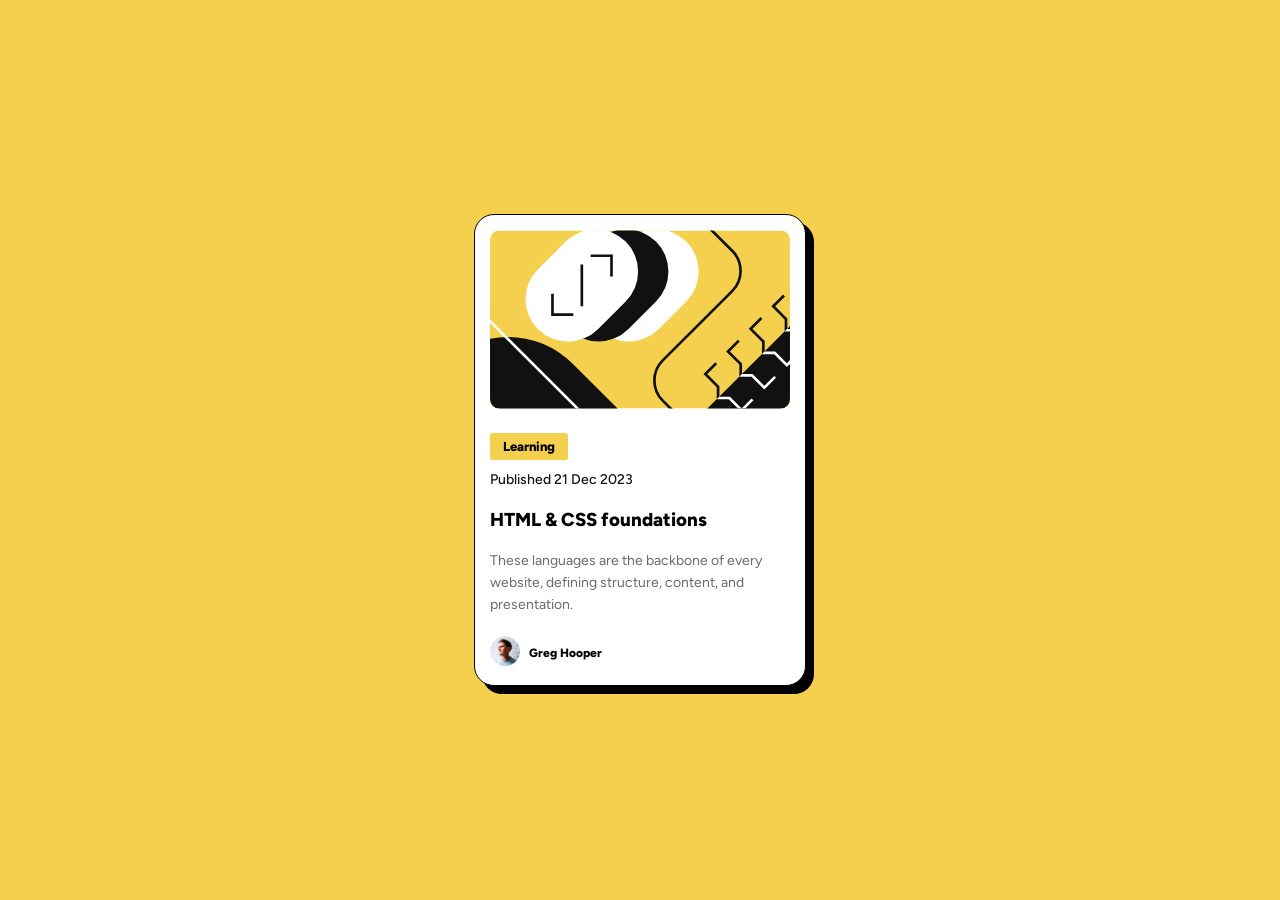
<file: index.html>
<!DOCTYPE html>
<html>

<head>
  <title>Blog Preview Card</title>
  <link type="image/x-icon" rel="icon" href="images/favicon-blogcard.ico">
  <link rel="preconnect" href="https://fonts.googleapis.com">
  <link rel="preconnect" href="https://fonts.gstatic.com" crossorigin>
  <link href="https://fonts.googleapis.com/css2?family=Figtree:ital,wght@0,300..900;1,300..900&display=swap"
    rel="stylesheet">
  <link rel="stylesheet" href="styles/blogcard.css">  
</head>

<body>
  <div class="container">
    <div>
      <img src="images/illustration-article.svg" class="card-image">
    </div>
    <div class="btn-date">
      <div class="btn">
        <p>Learning</p>
      </div>
      <p class="date">Published 21 Dec 2023</p>
    </div>
    <div class="heading">
      <h3>HTML &#38; CSS foundations</h3>
      <p>These languages are the backbone of every
        website, defining structure, content, and 
        presentation.
      </p>
    </div>
    <div class="profile-box">
      <div class="writer-img-box">
        <img src="images/image-avatar.webp" class="writer-img">
      </div>
      <div class="writer-name-box">
        <p>Greg Hooper</p>
      </div>
    </div>
  </div>
</body>

</html>
</file>
<file: styles/blogcard.css>
body {
  margin: 0;
  font-family: Figtree, sans-serif;
  background-color: hsl(47, 88%, 63%);
  display: grid;
  place-items: center;
  min-height: 100vh;
}

p {
  font-size: 14px;
  margin-top: 0;
  margin-bottom: 0;
}

.container {
  border: 1px solid black;
  background-color: #ffffff;
  width: 300px;
  border-radius: 20px;
  padding: 15px;
  box-shadow: 8px 8px 0 black;
}

.card-image {
  width: 100%;
  border-radius: 10px;
  margin-bottom: 20px;
}

.btn-date {
  margin-bottom: 20px;
}

.btn {
  font-weight: 800;
  display: inline-block;
  background-color: hsl(47, 88%, 63%);
  padding: 6px 13px;
  border-radius: 3px;
}

.btn p {
  font-size: 13px;
}

.date {
  color: hsl(0, 0%, 7%);
  font-weight: 500;
  margin-top: 11px;
}

.heading p {
  line-height: 22px;
  color: hsl(0, 0%, 42%);
}

h3 {
  font-weight: 800;
  transition: 0.2s
}

h3:hover {
  color: hsl(47, 88%, 63%);
  cursor: pointer;

}

.profile-box {
  margin-top: 20px;
}

.writer-img-box {
  display: inline-block;
  vertical-align: middle;
}

.writer-img {
  width: 30px;
}

.writer-name-box {
  display: inline-block;
  margin-left: 5px;
  vertical-align: middle;
  width: 200px;
}

.writer-name-box p {
  font-size: 12px;
  font-weight: 800;
}
</file>
